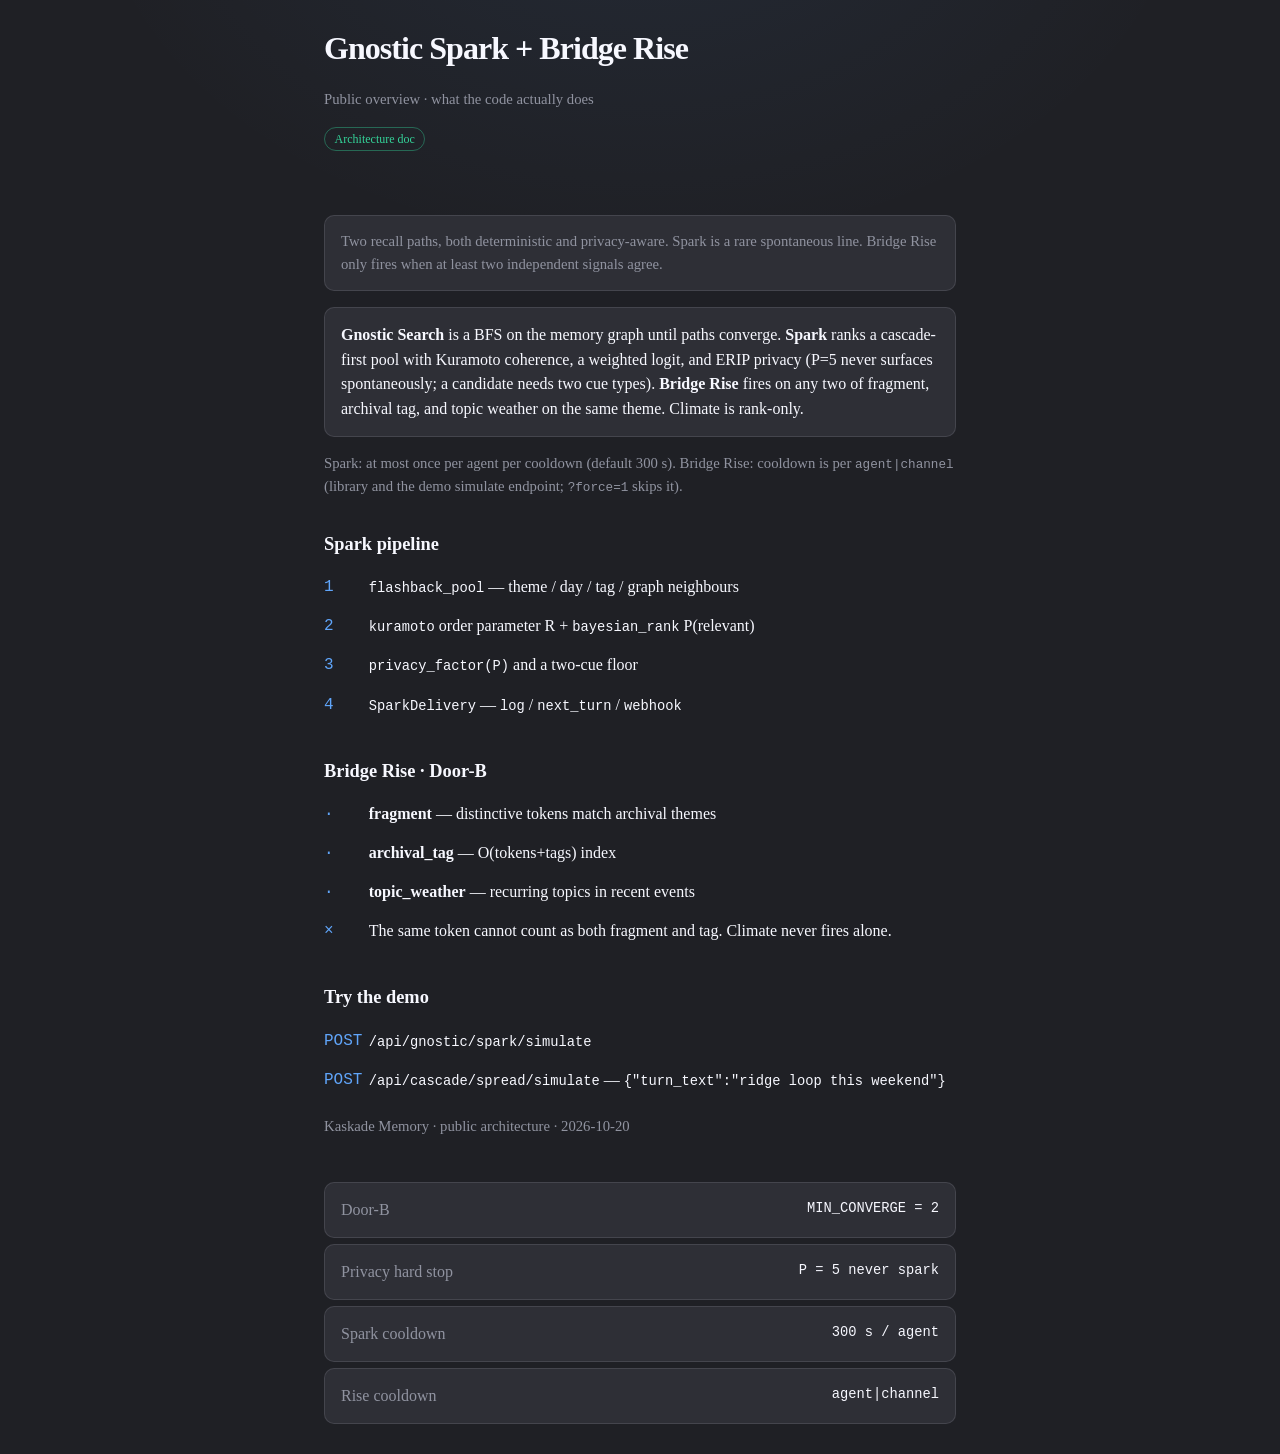
<file: web/gnostic-shadow/index.html>
<!DOCTYPE html>
<html lang="en">
<!--
File: gnostic-shadow/index.html
Description: Public overview of Gnostic Spark ranking and Bridge Rise Door-B recall.
Created: 2026-07-15
Last updated: 2026-10-21
-->
<head>
  <meta charset="UTF-8">
  <meta name="viewport" content="width=device-width, initial-scale=1">
  <meta name="description" content="Kaskade Memory — Gnostic Spark and Bridge Rise, public architecture overview">
  <title>Gnostic Spark + Bridge Rise</title>
  <style>
    :root {
      --bg: #1f2025;
      --panel: #2e2f36;
      --text: #f7f8ff;
      --muted: #9093a0;
      --accent: #60a5fa;
      --ok: #34d399;
      --radius: 10px;
    }
    * { box-sizing: border-box; }
    body {
      margin: 0;
      min-height: 100vh;
      background:
        radial-gradient(ellipse 80% 50% at 50% -10%, rgba(96, 165, 250, 0.08), transparent 55%),
        var(--bg);
      color: var(--text);
      font: 16px/1.55 "Iowan Old Style", "Palatino Linotype", Palatino, serif;
    }
    header, main, aside { max-width: 42rem; margin: 0 auto; padding: 1.5rem 1.25rem; }
    aside { padding-top: 0; }
    h1 { font-size: 2rem; letter-spacing: -0.03em; margin: 0 0 0.25rem; }
    h2 { font-size: 1.15rem; margin: 2rem 0 0.6rem; }
    .sub, .hint, .banner { color: var(--muted); font-size: 0.92rem; }
    .banner, .card, .stat {
      background: var(--panel);
      border: 1px solid rgba(144, 147, 160, 0.22);
      border-radius: var(--radius);
      padding: 0.9rem 1rem;
    }
    .banner { margin: 1rem 0; }
    .card { margin: 0.75rem 0; }
    .step { display: grid; grid-template-columns: 2.2rem 1fr; gap: 0.6rem; padding: 0.45rem 0; }
    .arrow { color: var(--accent); font-family: "IBM Plex Mono", ui-monospace, monospace; }
    code { font-family: "IBM Plex Mono", ui-monospace, monospace; font-size: 0.86em; }
    .stat { display: flex; justify-content: space-between; gap: 1rem; margin: 0.4rem 0; }
    .k { color: var(--muted); }
    .chip { display: inline-block; color: var(--ok); border: 1px solid rgba(52, 211, 153, 0.4); border-radius: 999px; padding: 0.1rem 0.6rem; font-size: 0.75rem; }
  </style>
</head>
<body>
  <header>
    <h1>Gnostic Spark + Bridge Rise</h1>
    <p class="sub">Public overview · what the code actually does</p>
    <span class="chip">Architecture doc</span>
  </header>
  <main>
    <p class="banner">
      Two recall paths, both deterministic and privacy-aware.
      Spark is a rare spontaneous line. Bridge Rise only fires when at least two independent signals agree.
    </p>
    <div class="card">
      <strong>Gnostic Search</strong> is a BFS on the memory graph until paths converge.
      <strong>Spark</strong> ranks a cascade-first pool with Kuramoto coherence, a weighted logit,
      and ERIP privacy (P=5 never surfaces spontaneously; a candidate needs two cue types).
      <strong>Bridge Rise</strong> fires on any two of fragment, archival tag, and topic weather
      on the same theme. Climate is rank-only.
    </div>
    <p class="hint">
      Spark: at most once per agent per cooldown (default 300 s).
      Bridge Rise: cooldown is per <code>agent|channel</code> (library and the demo simulate endpoint; <code>?force=1</code> skips it).
    </p>

    <h2>Spark pipeline</h2>
    <div class="step"><span class="arrow">1</span><div><code>flashback_pool</code> — theme / day / tag / graph neighbours</div></div>
    <div class="step"><span class="arrow">2</span><div><code>kuramoto</code> order parameter R + <code>bayesian_rank</code> P(relevant)</div></div>
    <div class="step"><span class="arrow">3</span><div><code>privacy_factor(P)</code> and a two-cue floor</div></div>
    <div class="step"><span class="arrow">4</span><div><code>SparkDelivery</code> — <code>log</code> / <code>next_turn</code> / <code>webhook</code></div></div>

    <h2>Bridge Rise · Door-B</h2>
    <div class="step"><span class="arrow">·</span><div><strong>fragment</strong> — distinctive tokens match archival themes</div></div>
    <div class="step"><span class="arrow">·</span><div><strong>archival_tag</strong> — O(tokens+tags) index</div></div>
    <div class="step"><span class="arrow">·</span><div><strong>topic_weather</strong> — recurring topics in recent events</div></div>
    <div class="step"><span class="arrow">×</span><div>The same token cannot count as both fragment and tag. Climate never fires alone.</div></div>

    <h2>Try the demo</h2>
    <div class="step"><span class="arrow">POST</span><div><code>/api/gnostic/spark/simulate</code></div></div>
    <div class="step"><span class="arrow">POST</span><div><code>/api/cascade/spread/simulate</code> — <code>{"turn_text":"ridge loop this weekend"}</code></div></div>
    <p class="hint">Kaskade Memory · public architecture · 2026-10-20</p>
  </main>
  <aside>
    <div class="stat"><span class="k">Door-B</span><code>MIN_CONVERGE = 2</code></div>
    <div class="stat"><span class="k">Privacy hard stop</span><code>P = 5 never spark</code></div>
    <div class="stat"><span class="k">Spark cooldown</span><code>300 s / agent</code></div>
    <div class="stat"><span class="k">Rise cooldown</span><code>agent|channel</code></div>
  </aside>
</body>
</html>
</file>
